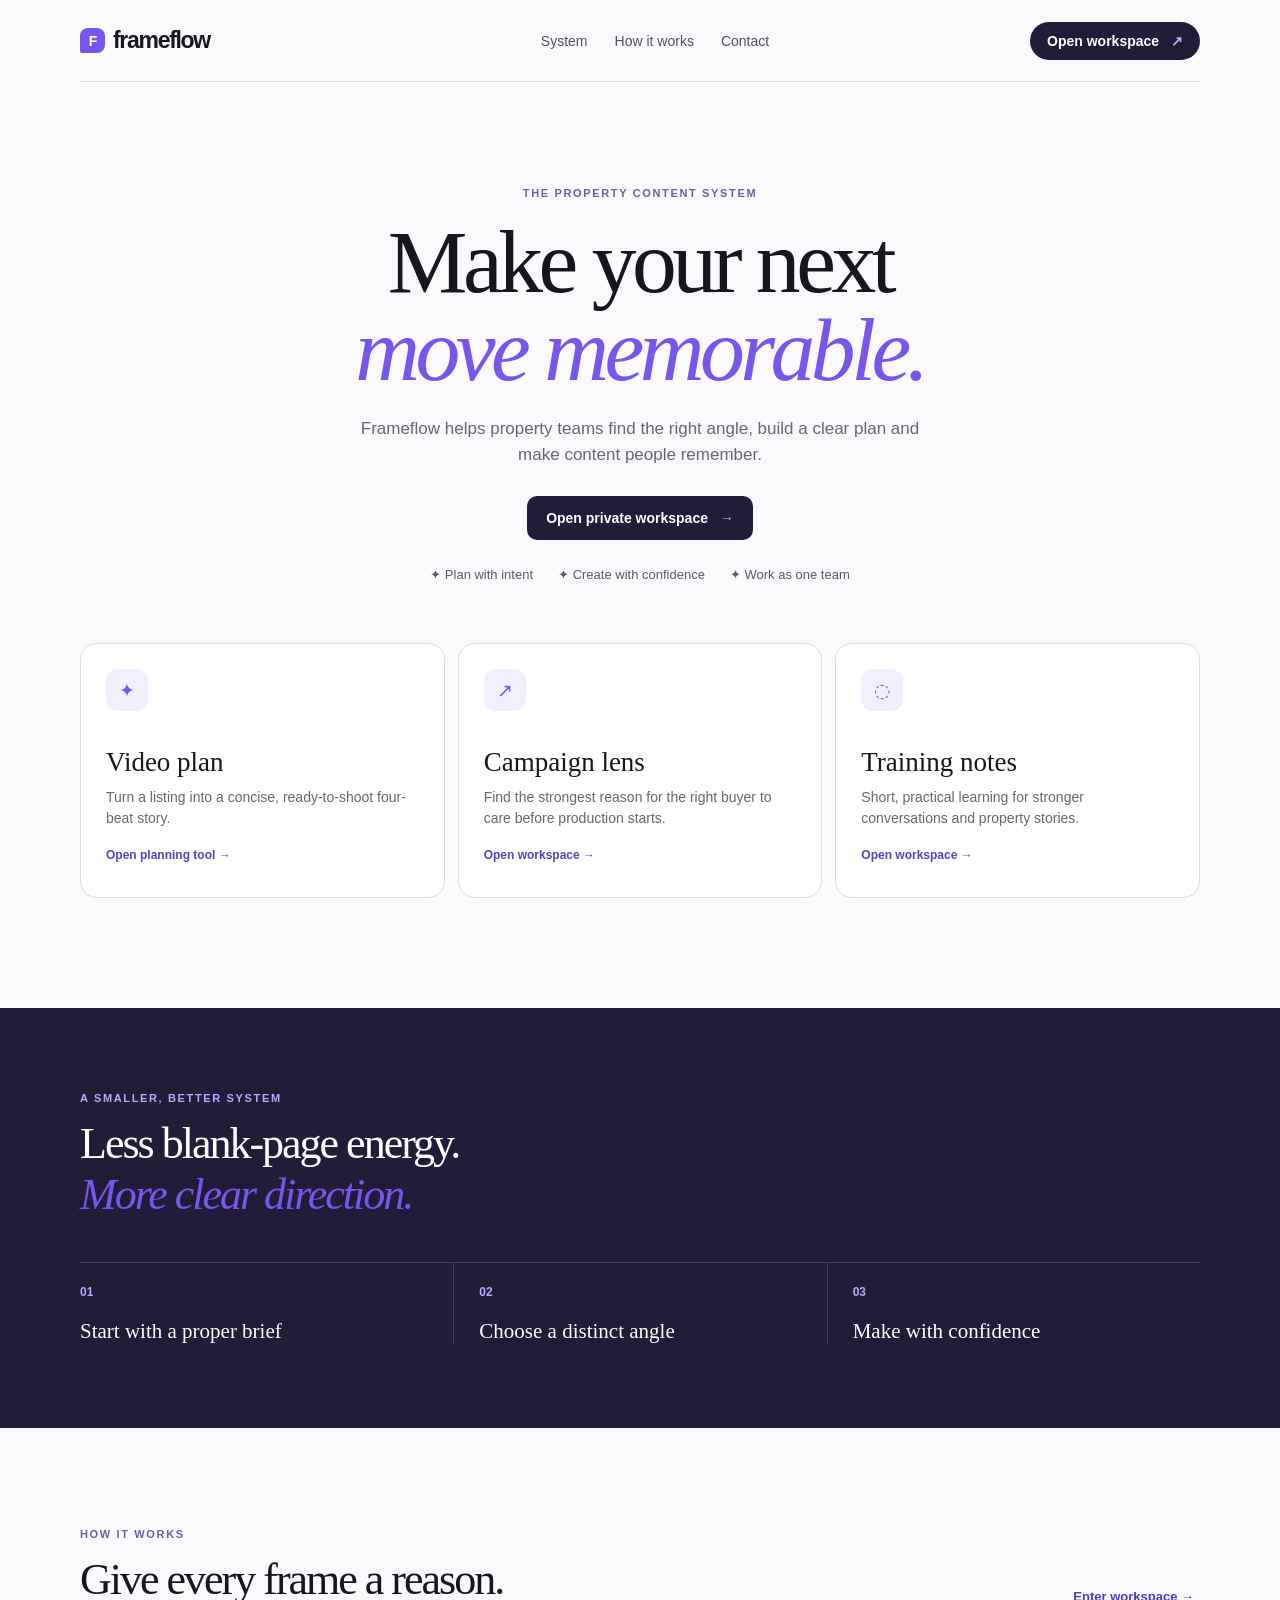
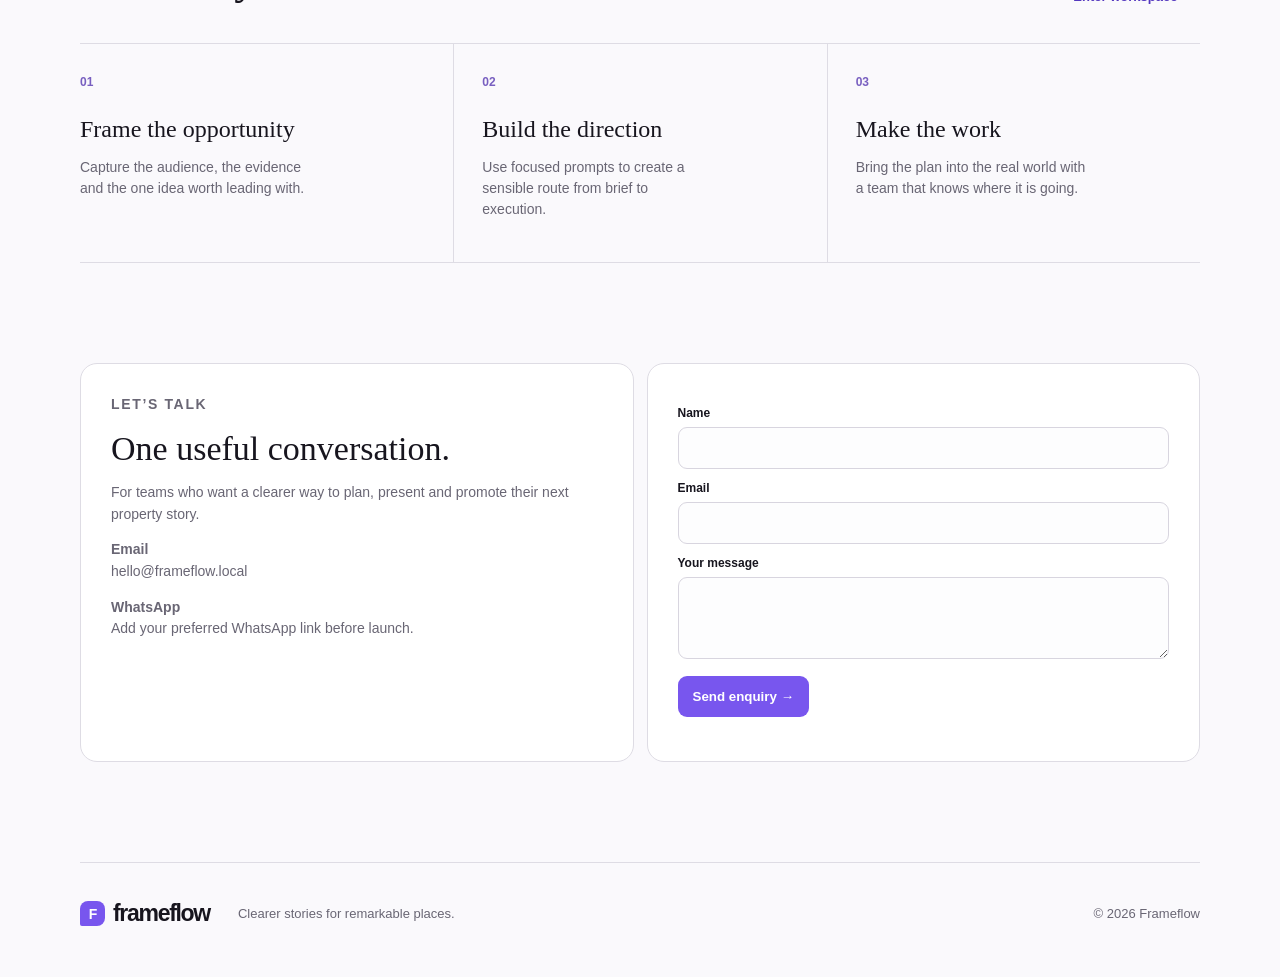
<file: docs/index.html>
<!doctype html>
<html lang="en"><head><meta charset="utf-8"><meta name="viewport" content="width=device-width,initial-scale=1"><meta name="description" content="Frameflow is a calm operating system for better property stories."><title>Frameflow — property content system</title><style>
:root{--ink:#17151e;--muted:#696674;--line:#dedce4;--paper:#faf9fc;--violet:#7856ee;--dark:#211c38;--wash:#f2efff}*{box-sizing:border-box}html{scroll-behavior:smooth}body{margin:0;background:var(--paper);color:var(--ink);font-family:Arial,Helvetica,sans-serif}.shell{width:min(1120px,calc(100% - 48px));margin:auto}a{color:inherit}.nav{height:82px;display:flex;align-items:center;justify-content:space-between;border-bottom:1px solid var(--line)}.brand{text-decoration:none;font-weight:800;letter-spacing:-1.3px;font-size:23px;display:flex;align-items:center;gap:8px}.brand span{display:grid;place-items:center;width:25px;height:25px;border-radius:8px 8px 8px 2px;background:var(--violet);color:#fff;font-size:14px}.links{display:flex;gap:27px;margin-left:70px}.links a{font-size:14px;text-decoration:none;color:#54515f}.nav button,.button{border:0;border-radius:999px;background:var(--dark);padding:11px 17px;color:#fff;text-decoration:none;font-size:14px;font-weight:bold;cursor:pointer}.nav button b,.button b{color:#bdb1ff;margin-left:8px}.hero{text-align:center;padding:105px 0 61px}.eyebrow,.step{font-size:11px;letter-spacing:1.65px;font-weight:800;color:#715ca7;margin:0}.hero h1,.feature h2,.tool h2,.modal-card h2{font-family:Georgia,'Times New Roman',serif;font-weight:500}.hero h1{font-size:clamp(53px,7vw,90px);line-height:.98;letter-spacing:-4.5px;margin:19px 0 22px}.hero h1 em,.feature h2 em{font-weight:400;color:var(--violet)}.hero>p:not(.eyebrow){max-width:590px;margin:auto;color:var(--muted);font-size:17px;line-height:1.55}.hero .button{display:inline-block;margin-top:28px;border-radius:10px;padding:14px 19px}.proof{display:flex;justify-content:center;gap:25px;flex-wrap:wrap;margin-top:27px;font-size:13px;color:#5e5a68}.cards{display:grid;grid-template-columns:repeat(3,1fr);gap:13px;margin-bottom:110px}.card{min-height:255px;border:1px solid var(--line);border-radius:17px;padding:25px;background:#fff}.card i{display:grid;place-items:center;width:42px;height:42px;border-radius:12px;background:var(--wash);color:var(--violet);font-style:normal;font-size:19px}.card h2{font-family:Georgia,serif;font-size:27px;font-weight:500;margin:36px 0 9px}.card p{color:var(--muted);font-size:14px;line-height:1.5;margin:0}.card button{border:0;background:none;color:#5a40c4;font-size:12px;font-weight:bold;padding:0;margin-top:19px;cursor:pointer}.feature{padding:84px 0;background:var(--dark);color:#fff}.feature .eyebrow{color:#b7aaff}.feature h2{font-size:44px;letter-spacing:-2px;margin:14px 0}.metrics{display:grid;grid-template-columns:repeat(3,1fr);border-top:1px solid #ffffff28;margin-top:42px}.metrics div{padding:22px 25px 0 0}.metrics div+div{padding-left:25px;border-left:1px solid #ffffff28}.metrics b{display:block;color:#b7aaff;font-size:12px}.metrics span{display:block;font-family:Georgia,serif;font-size:21px;margin-top:20px}.section{padding:100px 0}.section-title{display:flex;align-items:end;justify-content:space-between;gap:20px}.section-title h2{font-family:Georgia,serif;font-size:44px;font-weight:500;letter-spacing:-2px;margin:14px 0 0}.section-title button{border:0;background:none;color:#5438bf;font-size:13px;font-weight:bold;cursor:pointer}.process{display:grid;grid-template-columns:repeat(3,1fr);border-top:1px solid var(--line);border-bottom:1px solid var(--line);margin-top:38px}.process article{padding:28px 28px 28px 0}.process article+article{border-left:1px solid var(--line);padding-left:28px}.process span{font-size:12px;color:#785fc0;font-weight:bold}.process h3{font-family:Georgia,serif;font-size:24px;font-weight:500;margin:26px 0 8px}.process p{font-size:14px;color:var(--muted);line-height:1.5;max-width:230px}.contact{display:grid;grid-template-columns:1fr 1fr;gap:13px;padding-bottom:100px}.contact>div,.contact form{border:1px solid var(--line);border-radius:17px;background:#fff;padding:30px}.contact h2{font-family:Georgia,serif;font-size:34px;font-weight:500;margin:14px 0}.contact p{color:var(--muted);font-size:14px;line-height:1.55}.contact label{display:flex;flex-direction:column;gap:7px;font-size:12px;font-weight:bold;margin-top:12px}.contact input,.contact textarea,.tool input,.tool select,.tool textarea{border:1px solid #d8d5df;border-radius:9px;padding:12px;background:#fdfdfe;color:var(--ink);font:inherit;font-size:14px;outline-color:var(--violet)}.contact textarea,.tool textarea{min-height:82px;resize:vertical}.contact form button,.tool button{border:0;border-radius:9px;background:var(--violet);color:#fff;padding:13px 15px;font-weight:bold;cursor:pointer;margin-top:17px}footer{border-top:1px solid var(--line);padding:30px 0 43px;display:flex;gap:28px;align-items:center}footer p,footer small{color:var(--muted);font-size:13px}footer small{margin-left:auto}.modal{position:fixed;inset:0;z-index:5;background:#17151eb5;display:grid;place-items:center;padding:15px}.modal[hidden]{display:none}.modal-card{width:min(100%,500px);max-height:92vh;overflow:auto;background:#fff;border-radius:20px;padding:32px;box-shadow:0 25px 90px #0005;position:relative}.close{position:absolute;right:17px;top:14px;border:0;background:none;font-size:25px;cursor:pointer;color:#5e5967}.modal-card h2{font-size:39px;letter-spacing:-2px;margin:13px 0}.modal-card>p:not(.eyebrow){color:var(--muted);font-size:14px;line-height:1.5}.gate-form label{font-size:12px;font-weight:bold;display:flex;flex-direction:column;gap:8px;margin-top:20px}.gate-form input{border:1px solid #d8d5df;border-radius:9px;padding:13px;font:inherit}.gate-form button{width:100%;border:0;border-radius:9px;background:var(--dark);color:#fff;padding:14px;font-weight:bold;margin-top:15px;cursor:pointer}.error{font-size:12px;color:#b52c46;margin:9px 0 0}.workspace{display:none}.workspace.show{display:block}.tool-grid{display:grid;grid-template-columns:repeat(2,1fr);gap:12px;margin-top:22px}.tool{border:1px solid var(--line);border-radius:13px;padding:18px;background:#fff}.tool.wide{grid-column:1/-1}.tool h3{font-family:Georgia,serif;font-size:22px;font-weight:500;margin:8px 0}.tool p{font-size:13px;color:var(--muted);line-height:1.5}.tool label{display:flex;flex-direction:column;gap:7px;font-size:12px;font-weight:bold;margin-top:11px}.plan{display:none;background:var(--wash);border:1px solid #ded7ff;border-radius:12px;padding:17px;margin-top:16px}.plan.show{display:block}.plan b{display:block;color:#624ac6;font-size:11px;letter-spacing:1px}.plan ol{padding-left:20px;color:#56515f;font-size:13px;line-height:1.6}.soft-note{font-size:11px!important;color:#8a8494!important;margin-top:15px!important}@media(max-width:700px){.shell{width:calc(100% - 30px)}.nav{height:68px}.links{display:none}.hero{padding:74px 0 45px}.hero h1{letter-spacing:-2.8px}.cards,.metrics,.process,.contact,.tool-grid{grid-template-columns:1fr}.cards{margin-bottom:75px}.feature,.section{padding:65px 0}.metrics div,.metrics div+div,.process article,.process article+article{border-left:0;border-bottom:1px solid #ffffff28;padding:20px 0}.process article,.process article+article{border-color:var(--line)}.process article:last-child{border:0}.section-title{display:block}.section-title button{margin-top:18px}.contact{padding-bottom:70px}.contact>div,.contact form{padding:22px}.tool.wide{grid-column:auto}footer{flex-wrap:wrap}footer small{width:100%;margin-left:0}}
</style></head><body>
<nav class="nav shell"><a class="brand" href="#top"><span>F</span> frameflow</a><div class="links"><a href="#system">System</a><a href="#how">How it works</a><a href="#contact">Contact</a></div><button data-open>Open workspace <b>↗</b></button></nav>
<main id="top"><section class="hero shell"><p class="eyebrow">THE PROPERTY CONTENT SYSTEM</p><h1>Make your next<br><em>move memorable.</em></h1><p>Frameflow helps property teams find the right angle, build a clear plan and make content people remember.</p><button class="button" data-open>Open private workspace <b>→</b></button><div class="proof"><span>✦ Plan with intent</span><span>✦ Create with confidence</span><span>✦ Work as one team</span></div></section><section class="cards shell" id="system"><article class="card"><i>✦</i><h2>Video plan</h2><p>Turn a listing into a concise, ready-to-shoot four-beat story.</p><button data-open>Open planning tool →</button></article><article class="card"><i>↗</i><h2>Campaign lens</h2><p>Find the strongest reason for the right buyer to care before production starts.</p><button data-open>Open workspace →</button></article><article class="card"><i>◌</i><h2>Training notes</h2><p>Short, practical learning for stronger conversations and property stories.</p><button data-open>Open workspace →</button></article></section><section class="feature"><div class="shell"><p class="eyebrow">A SMALLER, BETTER SYSTEM</p><h2>Less blank-page energy.<br><em>More clear direction.</em></h2><div class="metrics"><div><b>01</b><span>Start with a proper brief</span></div><div><b>02</b><span>Choose a distinct angle</span></div><div><b>03</b><span>Make with confidence</span></div></div></div></section><section class="section shell" id="how"><div class="section-title"><div><p class="eyebrow">HOW IT WORKS</p><h2>Give every frame a reason.</h2></div><button data-open>Enter workspace →</button></div><div class="process"><article><span>01</span><h3>Frame the opportunity</h3><p>Capture the audience, the evidence and the one idea worth leading with.</p></article><article><span>02</span><h3>Build the direction</h3><p>Use focused prompts to create a sensible route from brief to execution.</p></article><article><span>03</span><h3>Make the work</h3><p>Bring the plan into the real world with a team that knows where it is going.</p></article></div></section><section class="contact shell" id="contact"><div><p class="eyebrow">LET’S TALK</p><h2>One useful conversation.</h2><p>For teams who want a clearer way to plan, present and promote their next property story.</p><p><b>Email</b><br>hello@frameflow.local</p><p><b>WhatsApp</b><br>Add your preferred WhatsApp link before launch.</p></div><form onsubmit="event.preventDefault();this.querySelector('.sent').textContent='Thanks — your message has been recorded on this device only.'"><label>Name<input required></label><label>Email<input type="email" required></label><label>Your message<textarea required></textarea></label><button>Send enquiry →</button><p class="sent"></p></form></section></main><footer class="shell"><a class="brand" href="#top"><span>F</span> frameflow</a><p>Clearer stories for remarkable places.</p><small>© 2026 Frameflow</small></footer>
<div class="modal" id="modal" hidden><div class="modal-card"><button class="close" aria-label="Close">×</button><section id="gate"><p class="eyebrow">PRIVATE WORKSPACE</p><h2>Enter the system.</h2><p>Use the shared passcode to open your planning tools and training notes.</p><form class="gate-form" id="gateform"><label>Passcode<input type="password" id="passcode" autocomplete="current-password" required autofocus></label><p class="error" id="error" hidden>That passcode isn’t correct. Please try again.</p><button>Enter Frameflow →</button></form><p class="soft-note">This is a simple self-use passcode gate, not bank-grade authentication.</p></section><section class="workspace" id="workspace"><p class="eyebrow">YOUR PRIVATE WORKSPACE</p><h2>Build a video plan.</h2><p>Capture the important details and generate a practical four-beat direction.</p><div class="tool-grid"><div class="tool"><h3>Project brief</h3><label>Project name<input id="project" placeholder="e.g. Bayview Residences"></label><label>Best-fit buyer<select id="buyer"><option>Ambitious professionals</option><option>Young families</option><option>Investors</option><option>International buyers</option></select></label></div><div class="tool"><h3>Standout details</h3><label>What makes this compelling?<textarea id="details" placeholder="Sea views, walkable location, rooftop pool…"></textarea></label><label>Tone<select id="tone"><option>Cinematic & warm</option><option>Quiet luxury</option><option>Modern & energetic</option><option>Calm & considered</option></select></label></div></div><button id="generate">Generate four-beat plan →</button><div class="plan" id="plan"><b>YOUR VIDEO PLAN</b><ol id="planlist"></ol></div><p class="soft-note">Workspace stays on this browser. It does not save data to a server.</p></section></div></div>
<script>const modal=document.querySelector('#modal'),gate=document.querySelector('#gate'),workspace=document.querySelector('#workspace'),error=document.querySelector('#error');document.querySelectorAll('[data-open]').forEach(b=>b.onclick=()=>{modal.hidden=false;document.querySelector('#passcode').focus()});document.querySelector('.close').onclick=()=>modal.hidden=true;modal.onclick=e=>{if(e.target===modal)modal.hidden=true};document.querySelector('#gateform').onsubmit=e=>{e.preventDefault();if(btoa(document.querySelector('#passcode').value)==='R29uemE4ODg='){gate.style.display='none';workspace.classList.add('show');error.hidden=true}else error.hidden=false};document.querySelector('#generate').onclick=()=>{const p=document.querySelector('#project').value.trim()||'Your project',d=document.querySelector('#details').value.trim()||'its strongest details',b=document.querySelector('#buyer').value.toLowerCase(),t=document.querySelector('#tone').value.toLowerCase();document.querySelector('#planlist').innerHTML=`<li>Open on the strongest immediate impression of ${p}; establish the place and point of view in the first three seconds.</li><li>Build a ${t} lifestyle moment designed for ${b}.</li><li>Reveal ${d}, using confident captions and a clean visual rhythm.</li><li>Finish with a simple invitation to discover ${p} — direct, warm and never a hard sell.</li>`;document.querySelector('#plan').classList.add('show')};</script></body></html>
<script>document.addEventListener('DOMContentLoaded',()=>document.querySelectorAll('[data-open]').forEach(b=>b.onclick=()=>location.href='workspace-v2.html'))</script>
</file>
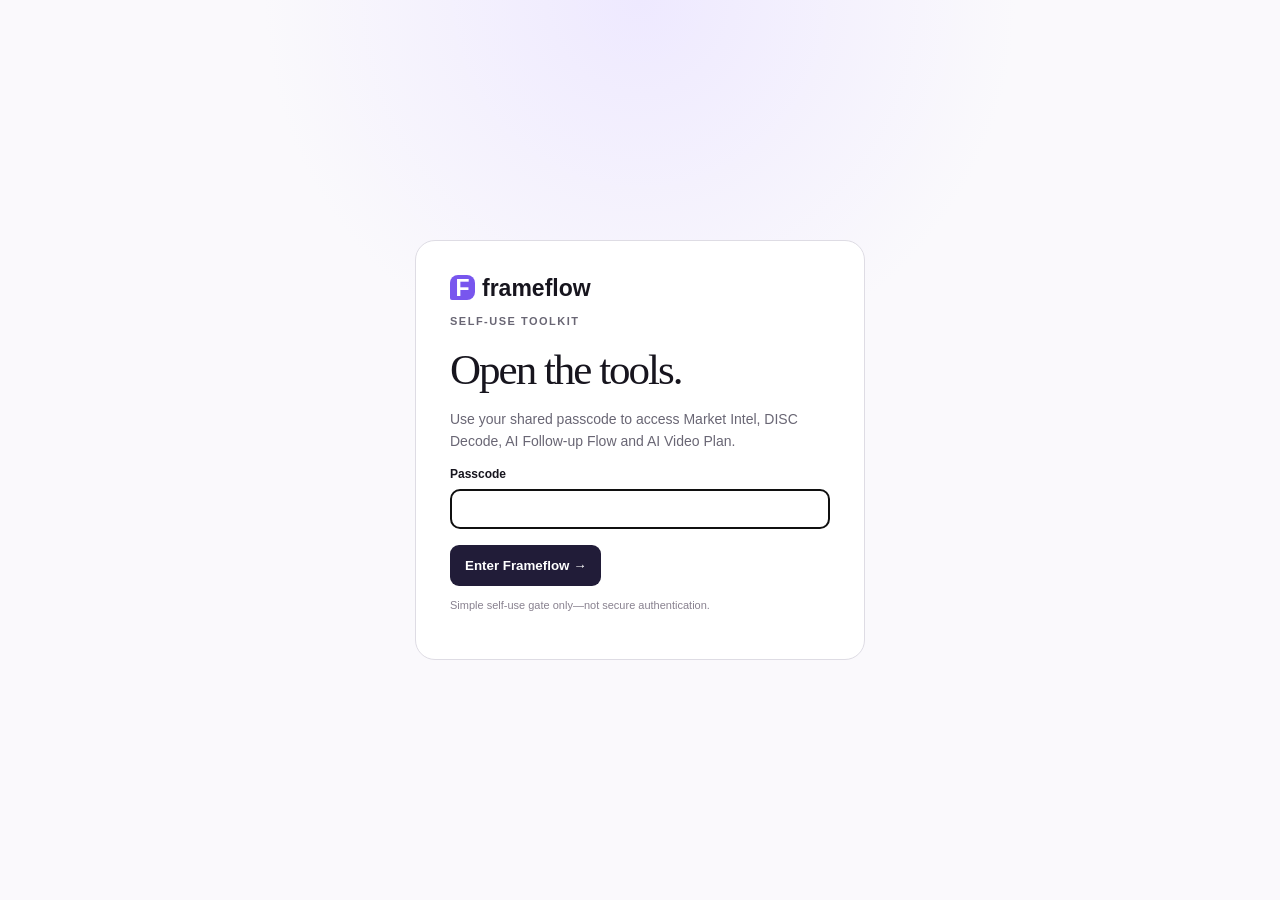
<file: docs/workspace-v2.html>
<!doctype html><html lang="en"><head><meta charset="utf-8"><meta name="viewport" content="width=device-width,initial-scale=1"><title>Frameflow tools</title><style>:root{--i:#17151e;--m:#696674;--l:#dedce4;--p:#faf9fc;--v:#7856ee;--d:#211c38}*{box-sizing:border-box}body{margin:0;background:var(--p);color:var(--i);font:14px Arial,sans-serif}.shell{width:min(1080px,calc(100% - 34px));margin:auto}.gate{min-height:100vh;display:grid;place-items:center;background:radial-gradient(circle at 50% 0,#eee9ff,transparent 34%)}.card{width:min(450px,100%);padding:34px;border:1px solid var(--l);border-radius:20px;background:white}.brand{font-size:23px;font-weight:800}.brand b{display:inline-grid;place-items:center;width:25px;height:25px;border-radius:8px 8px 8px 2px;background:var(--v);color:white;margin-right:7px}.tag{font-size:11px;font-weight:bold;letter-spacing:1.5px;color:#715ca7}.card h1,.hero h1,.tool h2{font:500 43px Georgia,serif;letter-spacing:-2px;margin:15px 0}.card p,.hero p,.tool p{color:var(--m);line-height:1.55}label{display:flex;flex-direction:column;gap:8px;font-size:12px;font-weight:bold;margin-top:15px}input,select,textarea{padding:12px;border:1px solid #d8d5df;border-radius:9px;font:inherit}textarea{min-height:92px;resize:vertical}button{border:0;border-radius:9px;background:var(--d);color:white;padding:13px 15px;font-weight:bold;cursor:pointer;margin-top:16px}.err{font-size:12px;color:#ae2442}.app{display:none}.app.show{display:block}.nav{height:76px;border-bottom:1px solid var(--l);display:flex;align-items:center;justify-content:space-between}.nav a{color:#5438bf;font-weight:bold;text-decoration:none}.hero{padding:66px 0 30px}.hero h1{font-size:clamp(43px,6vw,68px);line-height:1;letter-spacing:-3px}.hero h1 em{color:var(--v);font-weight:400}.tabs{display:flex;gap:8px;flex-wrap:wrap;border-bottom:1px solid var(--l);padding-bottom:17px}.tabs button{margin:0;background:white;color:#4f4a58;border:1px solid var(--l)}.tabs button.active{background:var(--d);color:white}.panel{display:none;padding:28px 0 80px}.panel.active{display:block}.tool{background:white;border:1px solid var(--l);border-radius:17px;padding:26px}.tool h2{font-size:29px;margin:8px 0}.tool button{background:var(--v)}.result{display:none;background:#f2efff;border:1px solid #ddd5ff;border-radius:11px;padding:16px;margin-top:16px;line-height:1.6}.result.show{display:block}.result b{font-size:11px;letter-spacing:1px;color:#5d44bf}.result ul{padding-left:19px}.note{font-size:11px!important;color:#88818f!important}@media(max-width:600px){.hero{padding-top:45px}.card{padding:25px}}</style></head><body><section class="gate" id="gate"><div class="card"><div class="brand"><b>F</b>frameflow</div><p class="tag">SELF-USE TOOLKIT</p><h1>Open the tools.</h1><p>Use your shared passcode to access Market Intel, DISC Decode, AI Follow-up Flow and AI Video Plan.</p><form id="login"><label>Passcode<input id="pass" type="password" required autofocus></label><p id="err" class="err" hidden>That passcode is not correct.</p><button>Enter Frameflow →</button></form><p class="note">Simple self-use gate only—not secure authentication.</p></div></section><main id="app" class="app"><nav class="nav shell"><div class="brand"><b>F</b>frameflow</div><a href="index.html">← Public site</a></nav><header class="hero shell"><p class="tag">PRIVATE TOOLKIT</p><h1>Lead with better<br><em>information.</em></h1><p>Four focused tools for property research, buyer communication and campaign direction.</p></header><div class="tabs shell"><button class="active" data-tab="market">Market Intel</button><button data-tab="disc">DISC Decode</button><button data-tab="follow">AI Follow-up Flow</button><button data-tab="video">AI Video Plan</button></div><section class="panel active shell" id="market"><article class="tool"><p class="tag">MARKET INTEL</p><h2>Turn a project into a clear market position.</h2><p>Capture the product, target buyer and comparable alternatives. Use the output to focus your pitch, campaign and viewing conversation.</p><label>Project / area<input id="market-project" placeholder="e.g. Freehold condo in Bayan Lepas"></label><label>Target buyer<select id="market-buyer"><option>First-time buyer</option><option>Young family</option><option>Upgrader</option><option>Investor</option><option>International buyer</option></select></label><label>Key facts and competitors<textarea id="market-facts" placeholder="Price range, location, tenure, nearby projects, access, facilities…"></textarea></label><button data-tool="market">Generate market brief →</button><div class="result"></div></article></section><section class="panel shell" id="disc"><article class="tool"><p class="tag">DISC DECODE</p><h2>Adapt the conversation to the person.</h2><p>Describe how the prospect communicates. This gives you a working hypothesis—not a personality diagnosis—plus a more useful way to follow up.</p><label>Observed behaviour / message<textarea id="disc-observe" placeholder="e.g. Asked for data, compared every cost, wants time to think…"></textarea></label><label>Current stage<select id="disc-stage"><option>New enquiry</option><option>Considering options</option><option>After viewing</option><option>Negotiating</option></select></label><button data-tool="disc">Decode communication style →</button><div class="result"></div></article></section><section class="panel shell" id="follow"><article class="tool"><p class="tag">AI FOLLOW-UP FLOW</p><h2>Move the conversation forward, naturally.</h2><p>Create a five-touch follow-up sequence based on the prospect, context and next useful action.</p><label>Lead name / type<input id="follow-name" placeholder="e.g. Sarah, family upgrader"></label><label>What happened so far?<textarea id="follow-context" placeholder="Enquired from ad, viewed unit, concern about timing…"></textarea></label><label>Preferred next step<select id="follow-next"><option>Book a viewing</option><option>Share comparison</option><option>Send a finance guide</option><option>Arrange a call</option></select></label><button data-tool="follow">Build follow-up flow →</button><div class="result"></div></article></section><section class="panel shell" id="video"><article class="tool"><p class="tag">AI VIDEO PLAN</p><h2>Give every frame a reason.</h2><p>Generate a clear four-beat brief your team can shoot without losing the strategy.</p><label>Project<input id="video-project" placeholder="e.g. Bayview Residences"></label><label>Best-fit buyer<select id="video-buyer"><option>Ambitious professionals</option><option>Young families</option><option>Investors</option><option>International buyers</option></select></label><label>Standout details<textarea id="video-details" placeholder="Sea views, walkability, rooftop pool, freehold…"></textarea></label><button data-tool="video">Generate video plan →</button><div class="result"></div></article></section></main><script>const $=s=>document.querySelector(s);$('#login').onsubmit=e=>{e.preventDefault();if(btoa($('#pass').value)==='R29uemE4ODg='){$('#gate').style.display='none';$('#app').classList.add('show')}else $('#err').hidden=false};document.querySelectorAll('[data-tab]').forEach(b=>b.onclick=()=>{document.querySelectorAll('[data-tab]').forEach(x=>x.classList.remove('active'));document.querySelectorAll('.panel').forEach(x=>x.classList.remove('active'));b.classList.add('active');$('#'+b.dataset.tab).classList.add('active')});function show(btn,html){let r=btn.parentElement.querySelector('.result');r.innerHTML=html;r.classList.add('show')}document.querySelectorAll('[data-tool]').forEach(btn=>btn.onclick=()=>{let k=btn.dataset.tool;if(k==='market'){let p=$('#market-project').value||'this opportunity',b=$('#market-buyer').value,f=$('#market-facts').value||'the strongest available facts';show(btn,`<b>MARKET INTEL BRIEF</b><ul><li><strong>Buyer:</strong> ${b}</li><li><strong>Position:</strong> Frame ${p} around the life or investment outcome—not a feature list.</li><li><strong>Proof to lead with:</strong> ${f}</li><li><strong>Next action:</strong> Compare three alternatives and name the one trade-off this project solves best.</li></ul>`)}if(k==='disc'){let o=$('#disc-observe').value||'They want clarity before deciding',s=$('#disc-stage').value;let type=/data|compare|cost|detail/i.test(o)?'C — conscientious':'S — steady';show(btn,`<b>COMMUNICATION HYPOTHESIS: ${type}</b><ul><li><strong>Observed:</strong> ${o}</li><li><strong>Stage:</strong> ${s}</li><li><strong>How to respond:</strong> Slow the pace, give one clear next step and avoid artificial urgency.</li><li><strong>Follow-up:</strong> Send a concise summary with evidence, then ask one low-pressure question.</li></ul>`)}if(k==='follow'){let n=$('#follow-name').value||'your prospect',c=$('#follow-context').value||'the previous conversation',next=$('#follow-next').value;show(btn,`<b>FIVE-TOUCH FOLLOW-UP FLOW</b><ul><li><strong>Day 0:</strong> Thank ${n}; recap ${c}.</li><li><strong>Day 2:</strong> Share one relevant proof point or comparison.</li><li><strong>Day 5:</strong> Ask what is still unclear—one question only.</li><li><strong>Day 8:</strong> Offer the next useful step: ${next}.</li><li><strong>Day 14:</strong> Close the loop respectfully and leave the door open.</li></ul>`)}if(k==='video'){let p=$('#video-project').value||'Your project',b=$('#video-buyer').value,d=$('#video-details').value||'its strongest details';show(btn,`<b>FOUR-BEAT VIDEO PLAN</b><ul><li><strong>Arrival:</strong> Open on the most immediate impression of ${p}.</li><li><strong>Feeling:</strong> Build a lifestyle moment for ${b}.</li><li><strong>Proof:</strong> Reveal ${d} with clean, specific captions.</li><li><strong>Invitation:</strong> End with a simple reason to discover ${p} now.</li></ul>`)}})</script></body></html>
</file>
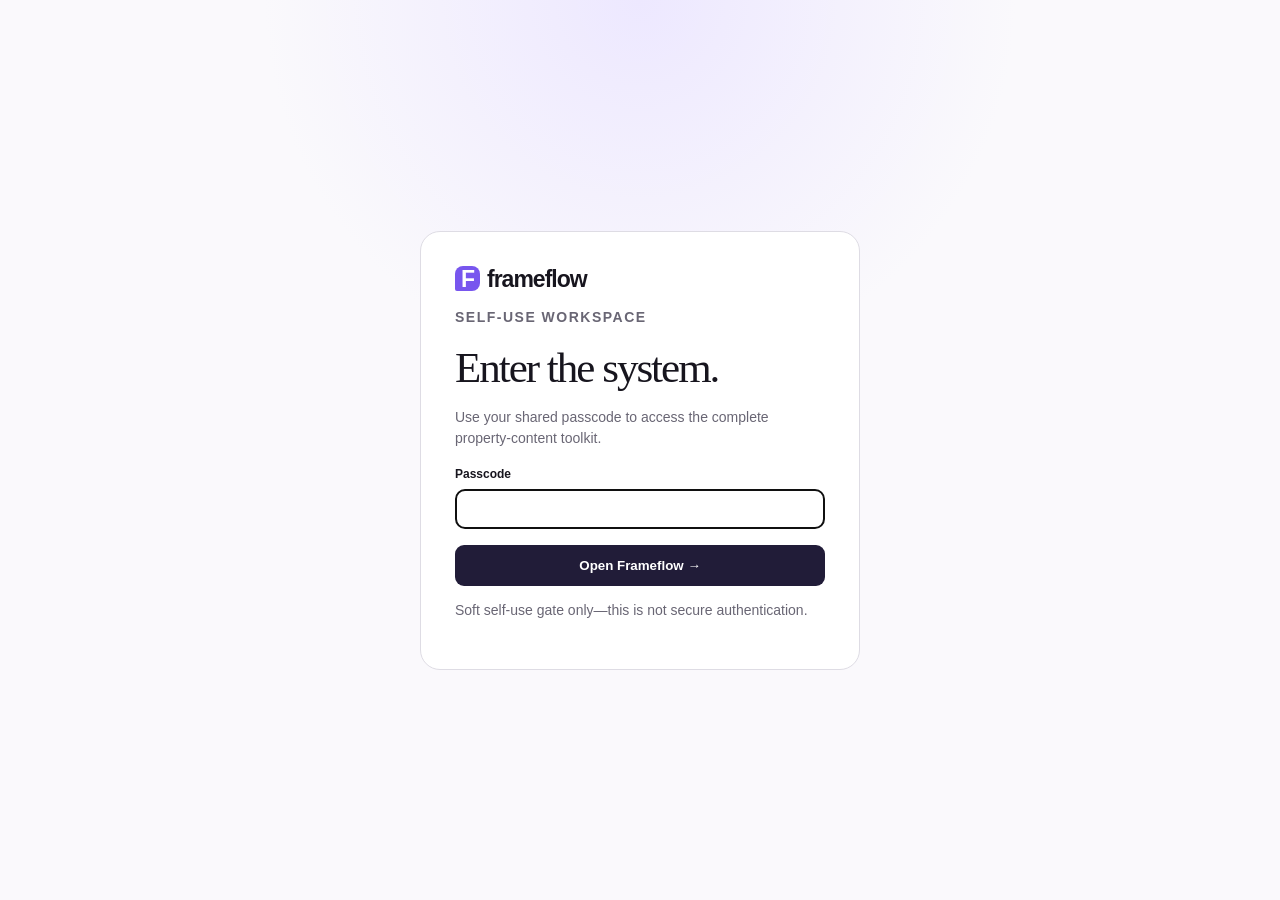
<file: docs/workspace.html>
<!doctype html><html lang="en"><head><meta charset="utf-8"><meta name="viewport" content="width=device-width,initial-scale=1"><title>Frameflow workspace</title><style>:root{--i:#17151e;--m:#696674;--l:#dedce4;--p:#faf9fc;--v:#7856ee;--d:#211c38}*{box-sizing:border-box}body{margin:0;background:var(--p);color:var(--i);font-family:Arial,sans-serif}.shell{width:min(1080px,calc(100% - 36px));margin:auto}.gate{min-height:100vh;display:grid;place-items:center;background:radial-gradient(circle at 50% 0,#ede8ff,transparent 34%)}.card{width:min(440px,100%);background:white;border:1px solid var(--l);border-radius:20px;padding:34px}.brand{font-weight:800;font-size:23px;letter-spacing:-1px}.brand b{display:inline-grid;place-items:center;width:25px;height:25px;background:var(--v);color:white;border-radius:8px 8px 8px 2px;margin-right:7px}.tag{font-size:11px;color:#715ca7;font-weight:bold;letter-spacing:1.5px}.card h1,.head h1,.tool h2{font-family:Georgia,serif;font-weight:500}.card h1{font-size:43px;letter-spacing:-2px;margin:15px 0}.card p{color:var(--m);line-height:1.5;font-size:14px}.card label,.tool label{display:flex;flex-direction:column;gap:8px;font-size:12px;font-weight:bold;margin-top:18px}input,select,textarea{padding:12px;border:1px solid #d8d5df;border-radius:9px;font:inherit}button{border:0;border-radius:9px;background:var(--d);color:white;padding:13px 15px;font-weight:bold;cursor:pointer;margin-top:16px;width:100%}.error{color:#ae2442;font-size:12px}.app{display:none}.app.show{display:block}.nav{height:76px;border-bottom:1px solid var(--l);display:flex;align-items:center;justify-content:space-between}.nav a{font-size:13px;color:#5438bf;text-decoration:none;font-weight:bold}.head{padding:70px 0 32px}.head h1{font-size:clamp(42px,6vw,68px);letter-spacing:-3px;line-height:1;margin:14px 0}.head h1 em{color:var(--v);font-weight:400}.head p{color:var(--m);max-width:530px;line-height:1.55}.tabs{display:flex;gap:8px;flex-wrap:wrap;border-bottom:1px solid var(--l);padding-bottom:18px}.tabs button{width:auto;margin:0;background:white;color:#4f4a58;border:1px solid var(--l);padding:10px 14px}.tabs button.active{background:var(--d);color:white;border-color:var(--d)}.panel{display:none;padding:30px 0 80px}.panel.active{display:block}.grid{display:grid;grid-template-columns:repeat(2,1fr);gap:13px}.tool{background:white;border:1px solid var(--l);border-radius:16px;padding:23px}.tool h2{font-size:27px;margin:8px 0}.tool p{color:var(--m);font-size:13px;line-height:1.5}.tool textarea{min-height:86px;resize:vertical}.result{display:none;background:#f3f0ff;border:1px solid #ddd5ff;border-radius:10px;padding:15px;margin-top:16px;font-size:13px;line-height:1.55}.result.show{display:block}.lesson{border-top:1px solid var(--l);padding:21px 0;display:grid;grid-template-columns:55px 1fr 100px;gap:15px;align-items:center}.lesson b{color:#715ca7}.lesson h3{font-family:Georgia,serif;font-size:23px;font-weight:500;margin:0}.lesson p{color:var(--m);font-size:13px;margin:6px 0 0}.lesson button{width:auto;margin:0;background:transparent;color:#5438bf;padding:0}@media(max-width:650px){.grid{grid-template-columns:1fr}.lesson{grid-template-columns:35px 1fr}.lesson button{grid-column:2}.head{padding-top:48px}}</style></head><body><section class="gate" id="gate"><div class="card"><div class="brand"><b>F</b>frameflow</div><p class="tag">SELF-USE WORKSPACE</p><h1>Enter the system.</h1><p>Use your shared passcode to access the complete property-content toolkit.</p><form id="login"><label>Passcode<input id="pass" type="password" required autofocus></label><p class="error" id="error" hidden>That passcode is not correct.</p><button>Open Frameflow →</button></form><p>Soft self-use gate only—this is not secure authentication.</p></div></section><main class="app" id="app"><nav class="nav shell"><div class="brand"><b>F</b>frameflow</div><a href="index.html">← Public site</a></nav><header class="head shell"><p class="tag">PRIVATE TOOLKIT</p><h1>Everything you need<br>to make the next <em>move.</em></h1><p>Planning tools, conversation frameworks and practical training notes in one self-use workspace.</p></header><div class="tabs shell"><button class="active" data-tab="tools">Planning tools</button><button data-tab="training">Training library</button><button data-tab="playbook">Team playbook</button></div><section class="panel active shell" id="tools"><div class="grid"><article class="tool"><p class="tag">01 · VIDEO PLAN</p><h2>Four-beat story</h2><label>Project<input class="project" placeholder="Bayview Residences"></label><label>Best detail<textarea class="detail" placeholder="What should people remember?"></textarea></label><button data-gen="video">Generate plan →</button><div class="result"></div></article><article class="tool"><p class="tag">02 · CAMPAIGN LENS</p><h2>Find the angle</h2><label>Audience<input class="audience" placeholder="e.g. young families"></label><label>What changes for them?<textarea class="detail" placeholder="The outcome, not just the feature."></textarea></label><button data-gen="angle">Generate angle →</button><div class="result"></div></article><article class="tool"><p class="tag">03 · BUYER BRIEF</p><h2>Read the room</h2><label>Buyer profile<input class="audience" placeholder="Who are they?"></label><label>What could stop them?<textarea class="detail" placeholder="Price, timing, uncertainty…"></textarea></label><button data-gen="buyer">Build buyer brief →</button><div class="result"></div></article><article class="tool"><p class="tag">04 · CONVERSATION</p><h2>Open-house script</h2><label>Property<input class="project" placeholder="Property or development"></label><label>Most useful proof<textarea class="detail" placeholder="Location, view, layout, investment…"></textarea></label><button data-gen="script">Create script →</button><div class="result"></div></article><article class="tool"><p class="tag">05 · SOCIAL COPY</p><h2>Caption kit</h2><label>Campaign<input class="project" placeholder="Launch or listing"></label><label>Core message<textarea class="detail" placeholder="What do you want people to feel?"></textarea></label><button data-gen="caption">Create captions →</button><div class="result"></div></article><article class="tool"><p class="tag">06 · FOLLOW-UP</p><h2>Lead nurture</h2><label>Lead type<input class="audience" placeholder="New enquiry, viewing, investor"></label><label>Context<textarea class="detail" placeholder="What happened so far?"></textarea></label><button data-gen="follow">Create follow-up →</button><div class="result"></div></article></div></section><section class="panel shell" id="training"><div class="lesson"><b>01</b><div><h3>Briefs that do the thinking first</h3><p>How to locate the decision, audience and proof before a camera comes out.</p></div><button>12 min</button></div><div class="lesson"><b>02</b><div><h3>Finding a campaign angle people remember</h3><p>Choose one truth worth carrying through every asset.</p></div><button>18 min</button></div><div class="lesson"><b>03</b><div><h3>Writing a property story, not a feature list</h3><p>Make space, evidence and emotion work together.</p></div><button>15 min</button></div><div class="lesson"><b>04</b><div><h3>Viewing conversations that earn trust</h3><p>A simple structure for useful, confident walkthroughs.</p></div><button>16 min</button></div></section><section class="panel shell" id="playbook"><div class="grid"><article class="tool"><p class="tag">WEEKLY RHYTHM</p><h2>Monday: decide</h2><p>Review live opportunities, choose the highest-value story and agree the one idea to lead with.</p></article><article class="tool"><p class="tag">WEEKLY RHYTHM</p><h2>Tuesday: brief</h2><p>Use the campaign lens and buyer brief before anyone writes, films or designs.</p></article><article class="tool"><p class="tag">WEEKLY RHYTHM</p><h2>Wednesday: make</h2><p>Capture proof and feeling. Keep the team anchored to the same direction.</p></article><article class="tool"><p class="tag">WEEKLY RHYTHM</p><h2>Friday: learn</h2><p>Review what earned attention, what drove conversations and what to improve next week.</p></article></div></section></main><script>const gate=document.querySelector('#gate'),app=document.querySelector('#app');document.querySelector('#login').onsubmit=e=>{e.preventDefault();if(btoa(document.querySelector('#pass').value)==='R29uemE4ODg='){gate.style.display='none';app.classList.add('show')}else document.querySelector('#error').hidden=false};document.querySelectorAll('[data-tab]').forEach(b=>b.onclick=()=>{document.querySelectorAll('[data-tab]').forEach(x=>x.classList.remove('active'));document.querySelectorAll('.panel').forEach(x=>x.classList.remove('active'));b.classList.add('active');document.querySelector('#'+b.dataset.tab).classList.add('active')});document.querySelectorAll('[data-gen]').forEach(b=>b.onclick=()=>{let t=b.closest('.tool'),p=t.querySelector('.project')?.value||'this opportunity',a=t.querySelector('.audience')?.value||'the right buyer',d=t.querySelector('.detail').value||'the strongest proof',type=b.dataset.gen,out={video:`<b>FOUR-BEAT VIDEO PLAN</b><ol><li>Open with the clearest first impression of ${p}.</li><li>Show a lived-in moment designed for ${a}.</li><li>Reveal ${d} with calm, confident proof.</li><li>Close with an invitation to discover ${p}.</li></ol>`,angle:`<b>CAMPAIGN ANGLE</b><p>For ${a}: lead with the change they want to make. Anchor every message in ${d}.</p>`,buyer:`<b>BUYER BRIEF</b><p>${a} needs clarity, not more features. Address the hesitation around ${d}, then show the proof early.</p>`,script:`<b>OPEN-HOUSE FLOW</b><p>Welcome → ask what matters most → show ${d} → connect it to their next move → invite a specific question.</p>`,caption:`<b>CAPTION STARTER</b><p>Not every move needs more noise. ${p} is about ${d}. See what a more considered next chapter can feel like.</p>`,follow:`<b>FOLLOW-UP NOTE</b><p>Hi — thank you for the conversation. Based on what you shared, ${d} may be especially relevant. Would a quick 10-minute call this week help?</p>`}[type];let r=t.querySelector('.result');r.innerHTML=out;r.classList.add('show')});</script></body></html>
</file>
